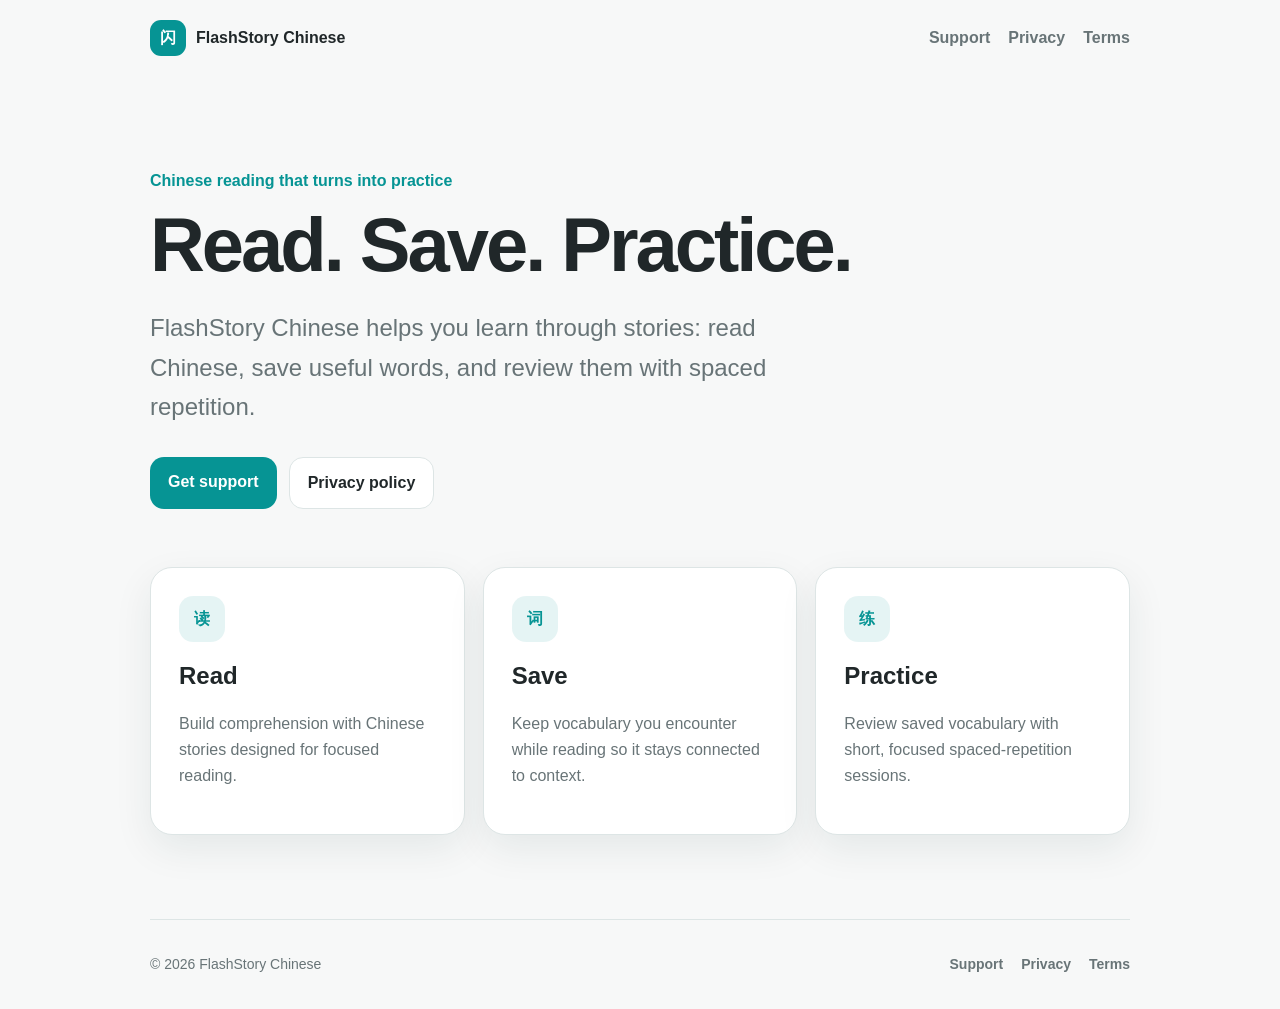
<file: index.html>
<!doctype html>
<html lang="en">
<head>
  <meta charset="utf-8" />
  <meta name="viewport" content="width=device-width, initial-scale=1" />
  <meta name="description" content="FlashStory Chinese — read Chinese stories, save vocabulary, and practice what you learn." />
  <title>FlashStory Chinese</title>
  <link rel="stylesheet" href="styles.css" />
</head>
<body>
  <header class="site-header">
    <a class="brand" href="./" aria-label="FlashStory Chinese home">
      <span class="brand-mark" aria-hidden="true">闪</span>
      <span>FlashStory Chinese</span>
    </a>
    <nav aria-label="Primary">
      <a href="support.html">Support</a>
      <a href="privacy.html">Privacy</a>
      <a href="terms.html">Terms</a>
    </nav>
  </header>

  <main>
    <section class="hero">
      <div class="eyebrow">Chinese reading that turns into practice</div>
      <h1>Read. Save. Practice.</h1>
      <p class="lede">
        FlashStory Chinese helps you learn through stories: read Chinese, save useful words,
        and review them with spaced repetition.
      </p>
      <div class="hero-actions">
        <a class="button primary" href="support.html">Get support</a>
        <a class="button secondary" href="privacy.html">Privacy policy</a>
      </div>
    </section>

    <section class="feature-grid" aria-label="How FlashStory works">
      <article class="card">
        <div class="icon" aria-hidden="true">读</div>
        <h2>Read</h2>
        <p>Build comprehension with Chinese stories designed for focused reading.</p>
      </article>
      <article class="card">
        <div class="icon" aria-hidden="true">词</div>
        <h2>Save</h2>
        <p>Keep vocabulary you encounter while reading so it stays connected to context.</p>
      </article>
      <article class="card">
        <div class="icon" aria-hidden="true">练</div>
        <h2>Practice</h2>
        <p>Review saved vocabulary with short, focused spaced-repetition sessions.</p>
      </article>
    </section>
  </main>

  <footer>
    <span>© 2026 FlashStory Chinese</span>
    <div>
      <a href="support.html">Support</a>
      <a href="privacy.html">Privacy</a>
      <a href="terms.html">Terms</a>
    </div>
  </footer>
</body>
</html>
</file>
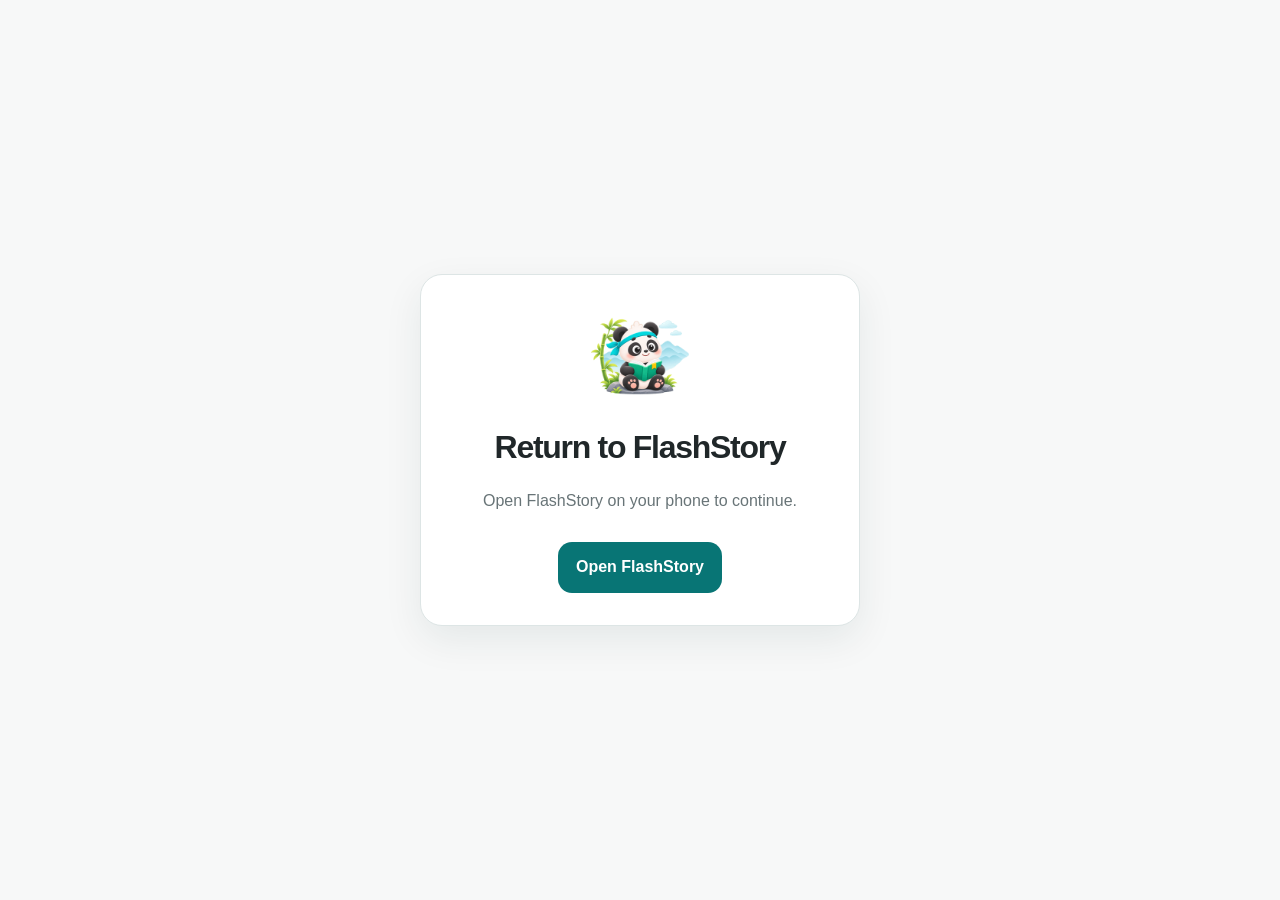
<file: confirm-email.html>
<!doctype html>
<html lang="en">
<head>
  <meta charset="utf-8">
  <meta name="viewport" content="width=device-width, initial-scale=1">
  <meta name="referrer" content="no-referrer">
  <meta name="robots" content="noindex">
  <title>Return to FlashStory</title>
  <link rel="stylesheet" href="styles.css">
  <style>
    body { min-height: 100vh; min-height: 100svh; display: grid; place-items: center; }
    main { max-width: 440px; text-align: center; }
    .legal { margin: 24px 0; padding: 32px 24px; }
    img { display: block; margin: 0 auto 24px; }
    .legal h1 { font-size: 32px; line-height: 1.15; }
    .legal p { margin: 16px 0 28px; }
    .button.primary { background: #087575; }
    .button:focus-visible { outline: 3px solid var(--text); outline-offset: 4px; }
  </style>
</head>
<body>
  <main>
    <section class="legal" aria-labelledby="title">
      <img src="assets/email/reading-panda.png" width="98" height="98" alt="">
      <h1 id="title">Return to FlashStory</h1>
      <p id="detail">Open FlashStory on your phone to continue.</p>
      <a class="button primary" href="flashstorychinese://sign-in">Open FlashStory</a>
    </section>
  </main>
  <script>
    (() => {
      const query = new URLSearchParams(location.search);
      const fragment = new URLSearchParams(location.hash.slice(1));
      if (location.search || location.hash) history.replaceState(null, '', location.pathname);

      let heading;
      let detail;
      if (['error', 'error_code', 'error_description'].some(key => query.has(key) || fragment.has(key))) {
        heading = 'This link could not be used';
        detail = 'If you already confirmed your email, sign in to FlashStory. Otherwise, open your latest email or request a fresh link in the app.';
      } else if ((fragment.get('message') || query.get('message') || '').includes('confirm link sent to the other email')) {
        heading = 'Check your other inbox';
        detail = 'Open the confirmation link sent to your other email address to finish the change.';
      } else if (['signup', 'email_change'].includes(fragment.get('type')) && fragment.get('access_token')) {
        heading = 'Email confirmed';
        detail = 'Open FlashStory on your phone and sign in with your email and password.';
      } else {
        return;
      }
      document.title = heading + ' | FlashStory';
      document.getElementById('title').textContent = heading;
      document.getElementById('detail').textContent = detail;
    })();
  </script>
</body>
</html>
</file>
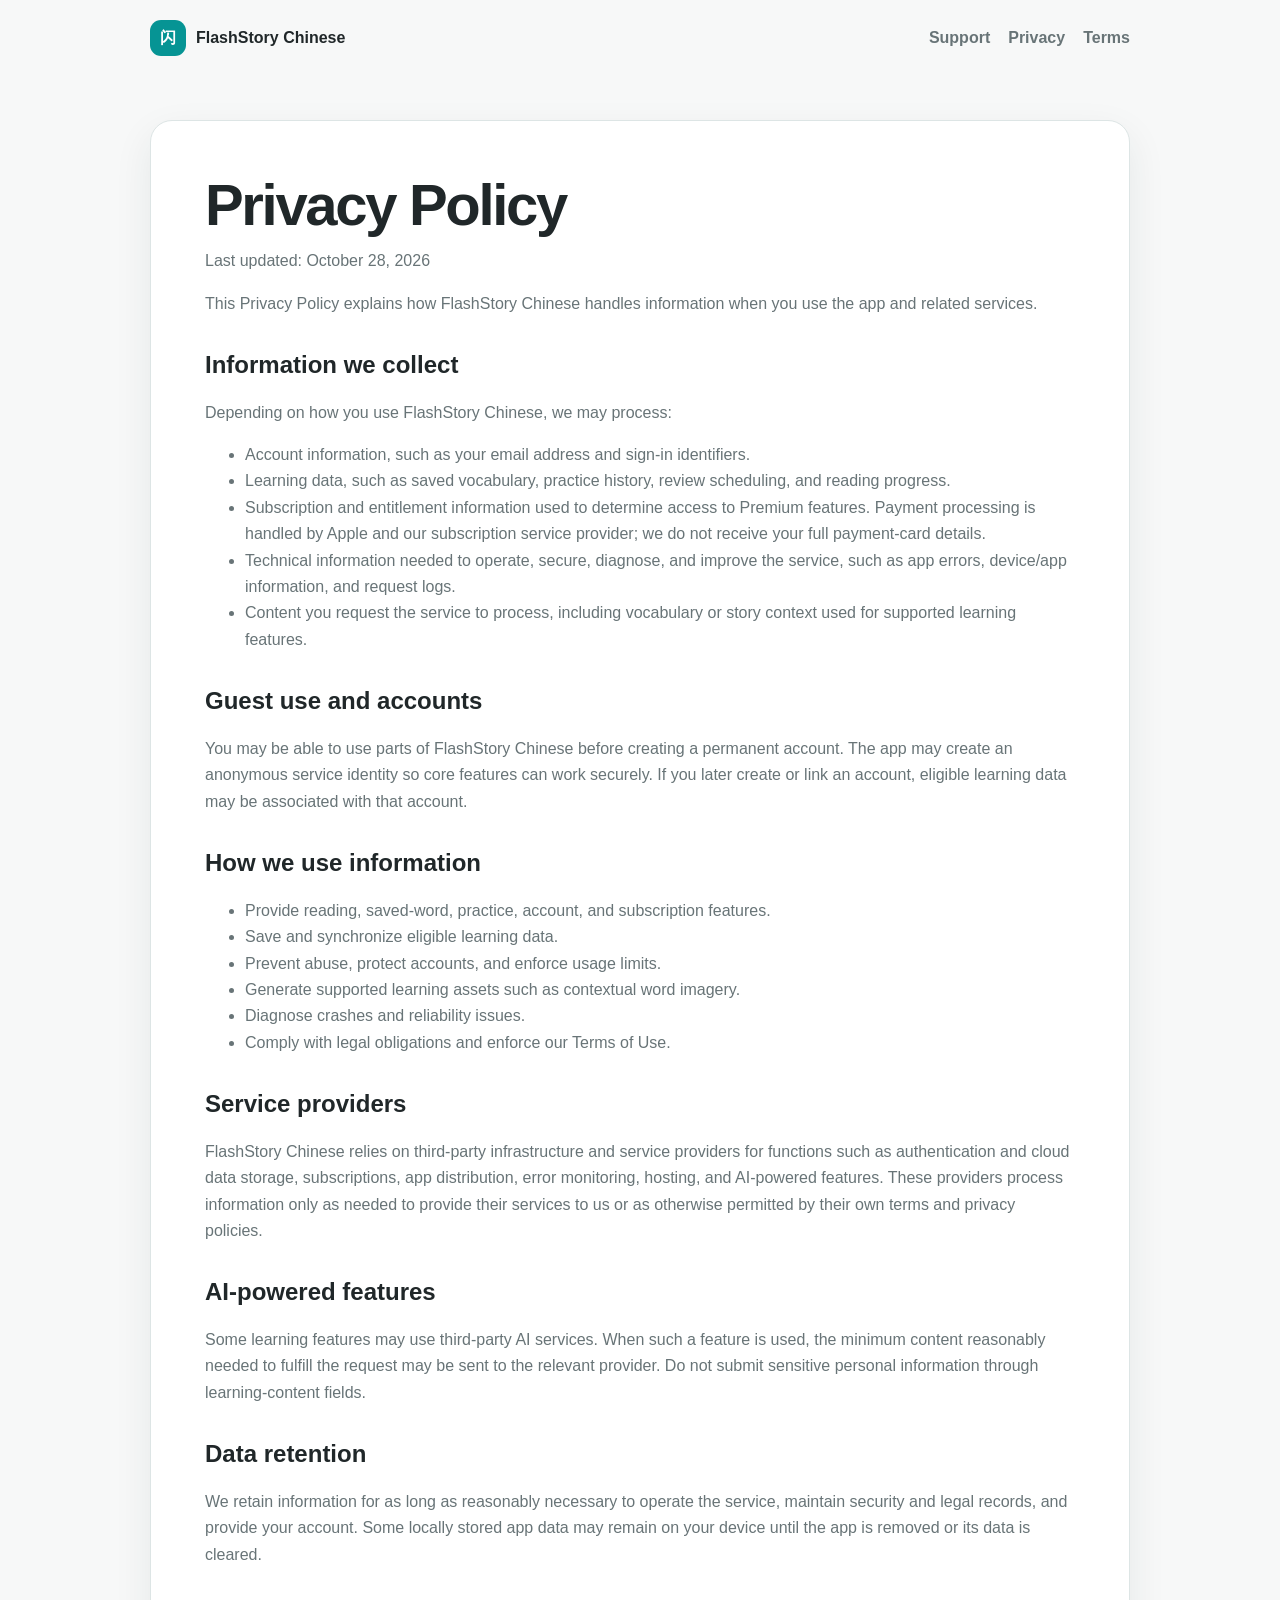
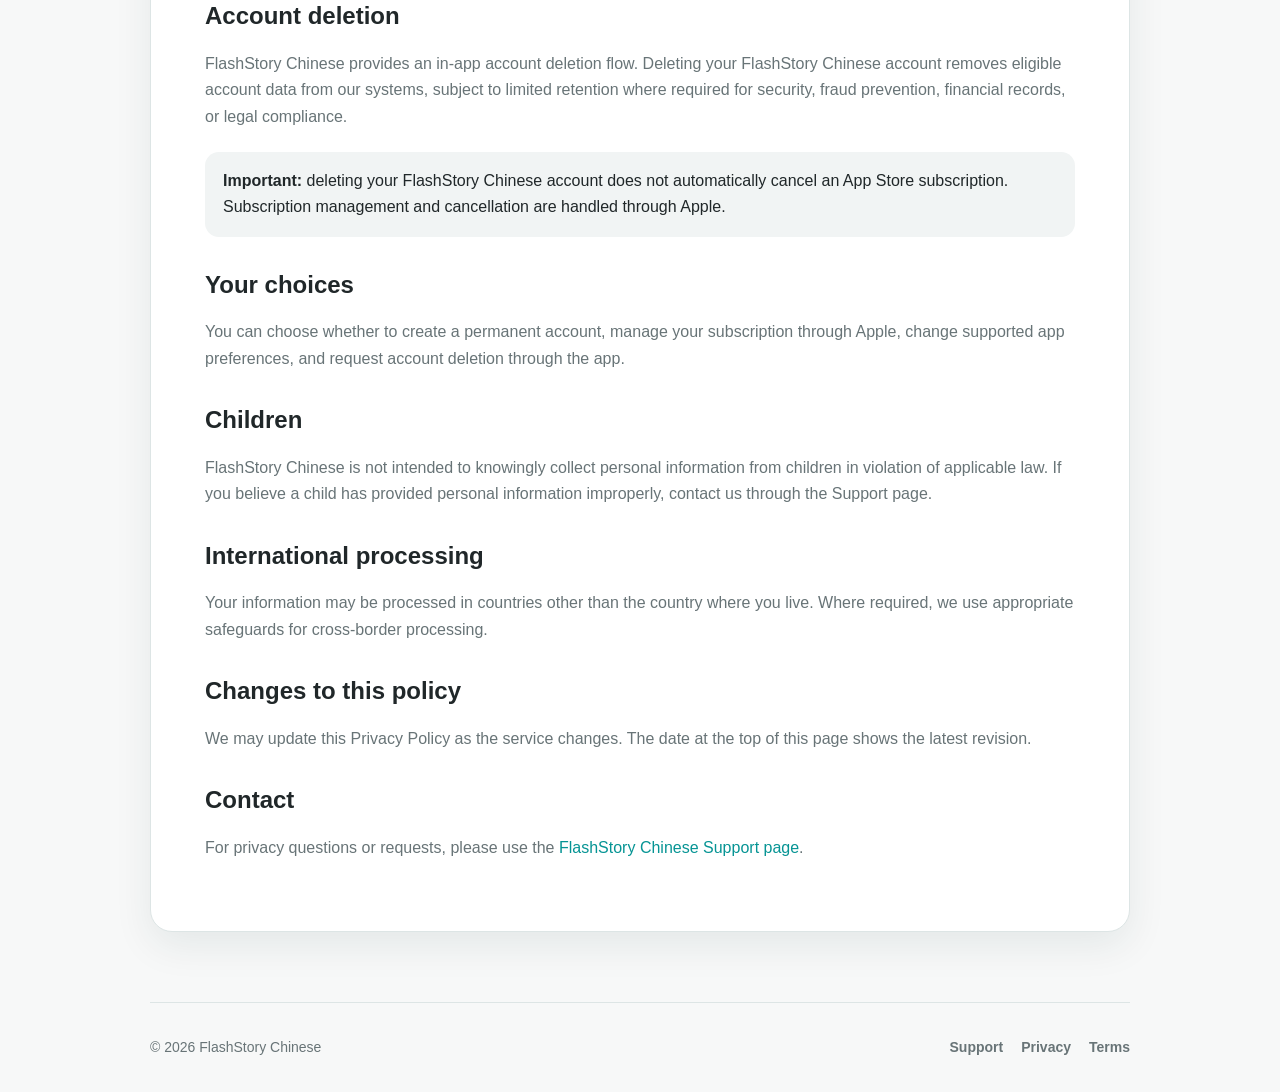
<file: privacy.html>
<!doctype html>
<html lang="en">
<head>
  <meta charset="utf-8" />
  <meta name="viewport" content="width=device-width, initial-scale=1" />
  <title>Privacy Policy — FlashStory Chinese</title>
  <link rel="stylesheet" href="styles.css" />
</head>
<body>
  <header class="site-header">
    <a class="brand" href="./"><span class="brand-mark">闪</span><span>FlashStory Chinese</span></a>
    <nav><a href="support.html">Support</a><a href="privacy.html">Privacy</a><a href="terms.html">Terms</a></nav>
  </header>
  <main>
    <article class="legal">
      <h1>Privacy Policy</h1>
      <p class="updated">Last updated: October 28, 2026</p>
      <p>This Privacy Policy explains how FlashStory Chinese handles information when you use the app and related services.</p>

      <h2>Information we collect</h2>
      <p>Depending on how you use FlashStory Chinese, we may process:</p>
      <ul>
        <li>Account information, such as your email address and sign-in identifiers.</li>
        <li>Learning data, such as saved vocabulary, practice history, review scheduling, and reading progress.</li>
        <li>Subscription and entitlement information used to determine access to Premium features. Payment processing is handled by Apple and our subscription service provider; we do not receive your full payment-card details.</li>
        <li>Technical information needed to operate, secure, diagnose, and improve the service, such as app errors, device/app information, and request logs.</li>
        <li>Content you request the service to process, including vocabulary or story context used for supported learning features.</li>
      </ul>

      <h2>Guest use and accounts</h2>
      <p>You may be able to use parts of FlashStory Chinese before creating a permanent account. The app may create an anonymous service identity so core features can work securely. If you later create or link an account, eligible learning data may be associated with that account.</p>

      <h2>How we use information</h2>
      <ul>
        <li>Provide reading, saved-word, practice, account, and subscription features.</li>
        <li>Save and synchronize eligible learning data.</li>
        <li>Prevent abuse, protect accounts, and enforce usage limits.</li>
        <li>Generate supported learning assets such as contextual word imagery.</li>
        <li>Diagnose crashes and reliability issues.</li>
        <li>Comply with legal obligations and enforce our Terms of Use.</li>
      </ul>

      <h2>Service providers</h2>
      <p>FlashStory Chinese relies on third-party infrastructure and service providers for functions such as authentication and cloud data storage, subscriptions, app distribution, error monitoring, hosting, and AI-powered features. These providers process information only as needed to provide their services to us or as otherwise permitted by their own terms and privacy policies.</p>

      <h2>AI-powered features</h2>
      <p>Some learning features may use third-party AI services. When such a feature is used, the minimum content reasonably needed to fulfill the request may be sent to the relevant provider. Do not submit sensitive personal information through learning-content fields.</p>

      <h2>Data retention</h2>
      <p>We retain information for as long as reasonably necessary to operate the service, maintain security and legal records, and provide your account. Some locally stored app data may remain on your device until the app is removed or its data is cleared.</p>

      <h2>Account deletion</h2>
      <p>FlashStory Chinese provides an in-app account deletion flow. Deleting your FlashStory Chinese account removes eligible account data from our systems, subject to limited retention where required for security, fraud prevention, financial records, or legal compliance.</p>
      <div class="notice"><strong>Important:</strong> deleting your FlashStory Chinese account does not automatically cancel an App Store subscription. Subscription management and cancellation are handled through Apple.</div>

      <h2>Your choices</h2>
      <p>You can choose whether to create a permanent account, manage your subscription through Apple, change supported app preferences, and request account deletion through the app.</p>

      <h2>Children</h2>
      <p>FlashStory Chinese is not intended to knowingly collect personal information from children in violation of applicable law. If you believe a child has provided personal information improperly, contact us through the Support page.</p>

      <h2>International processing</h2>
      <p>Your information may be processed in countries other than the country where you live. Where required, we use appropriate safeguards for cross-border processing.</p>

      <h2>Changes to this policy</h2>
      <p>We may update this Privacy Policy as the service changes. The date at the top of this page shows the latest revision.</p>

      <h2>Contact</h2>
      <p>For privacy questions or requests, please use the <a href="support.html">FlashStory Chinese Support page</a>.</p>
    </article>
  </main>
  <footer><span>© 2026 FlashStory Chinese</span><div><a href="support.html">Support</a><a href="privacy.html">Privacy</a><a href="terms.html">Terms</a></div></footer>
</body>
</html>
</file>
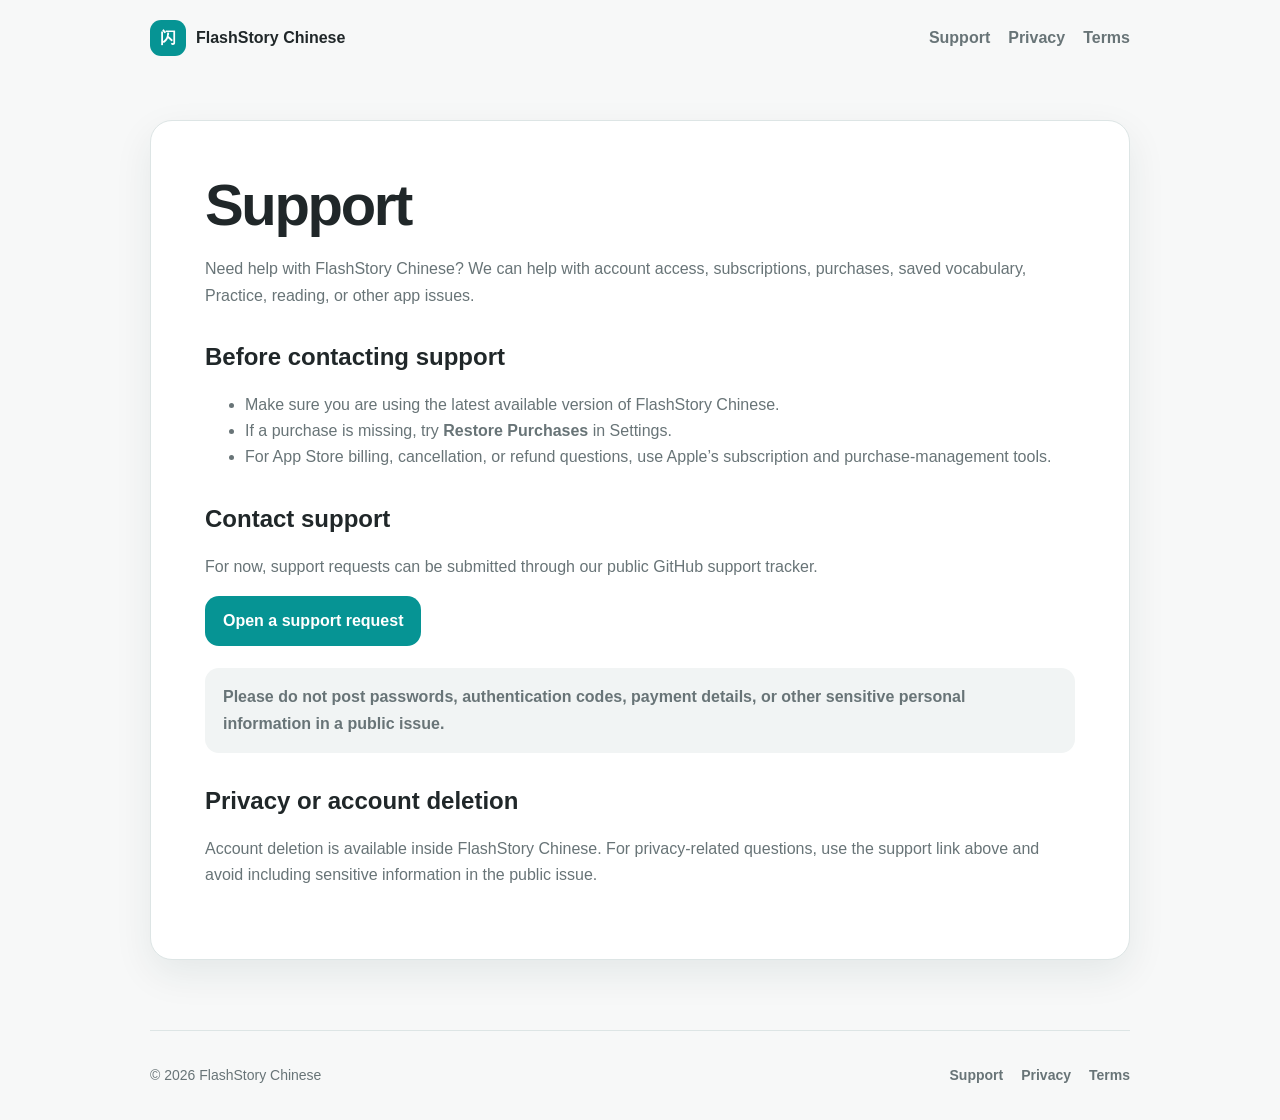
<file: support.html>
<!doctype html>
<html lang="en">
<head>
  <meta charset="utf-8" />
  <meta name="viewport" content="width=device-width, initial-scale=1" />
  <title>Support — FlashStory Chinese</title>
  <link rel="stylesheet" href="styles.css" />
</head>
<body>
  <header class="site-header">
    <a class="brand" href="./"><span class="brand-mark">闪</span><span>FlashStory Chinese</span></a>
    <nav><a href="support.html">Support</a><a href="privacy.html">Privacy</a><a href="terms.html">Terms</a></nav>
  </header>
  <main>
    <article class="legal">
      <h1>Support</h1>
      <p>Need help with FlashStory Chinese? We can help with account access, subscriptions, purchases, saved vocabulary, Practice, reading, or other app issues.</p>

      <h2>Before contacting support</h2>
      <ul>
        <li>Make sure you are using the latest available version of FlashStory Chinese.</li>
        <li>If a purchase is missing, try <strong>Restore Purchases</strong> in Settings.</li>
        <li>For App Store billing, cancellation, or refund questions, use Apple’s subscription and purchase-management tools.</li>
      </ul>

      <h2>Contact support</h2>
      <p>For now, support requests can be submitted through our public GitHub support tracker.</p>
      <p><a class="button primary" href="https://github.com/Rrojaski/FlashStory-Chinese-Site/issues/new">Open a support request</a></p>
      <p class="notice"><strong>Please do not post passwords, authentication codes, payment details, or other sensitive personal information in a public issue.</strong></p>

      <h2>Privacy or account deletion</h2>
      <p>Account deletion is available inside FlashStory Chinese. For privacy-related questions, use the support link above and avoid including sensitive information in the public issue.</p>
    </article>
  </main>
  <footer><span>© 2026 FlashStory Chinese</span><div><a href="support.html">Support</a><a href="privacy.html">Privacy</a><a href="terms.html">Terms</a></div></footer>
</body>
</html>
</file>
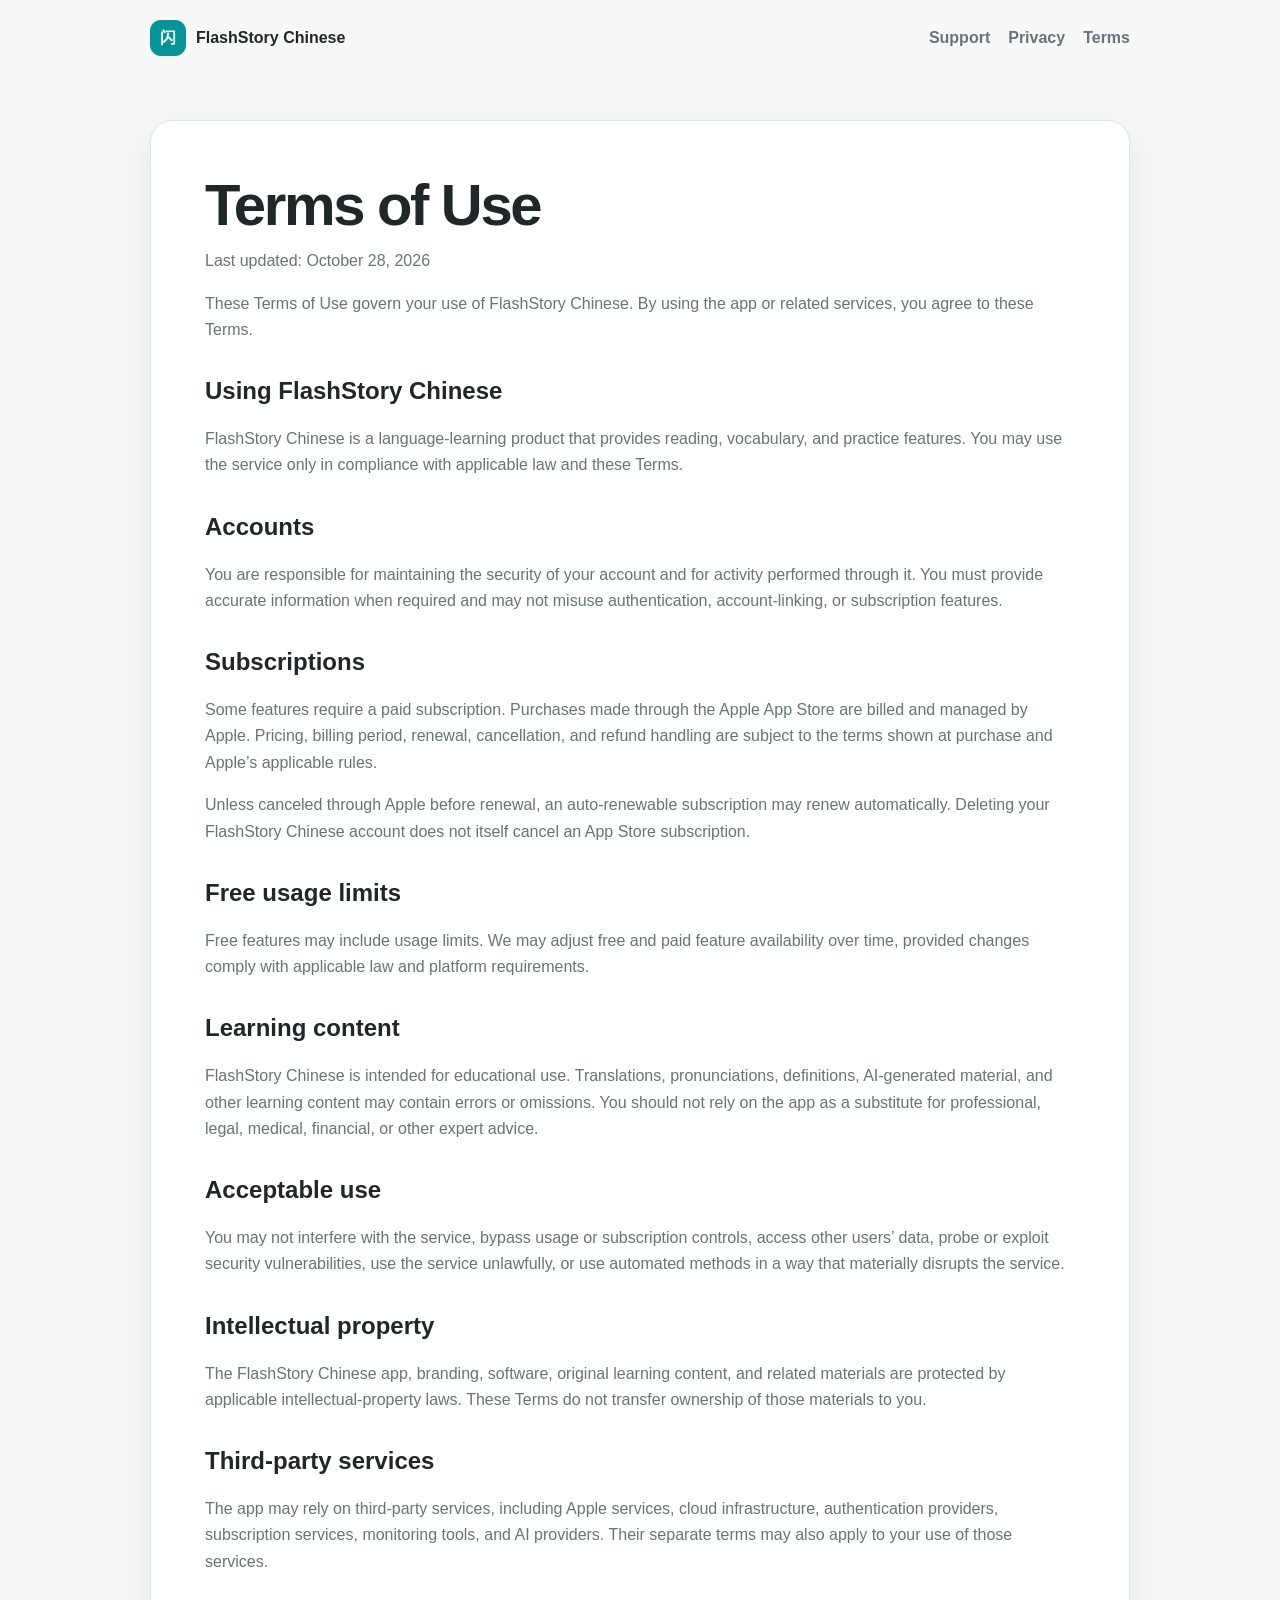
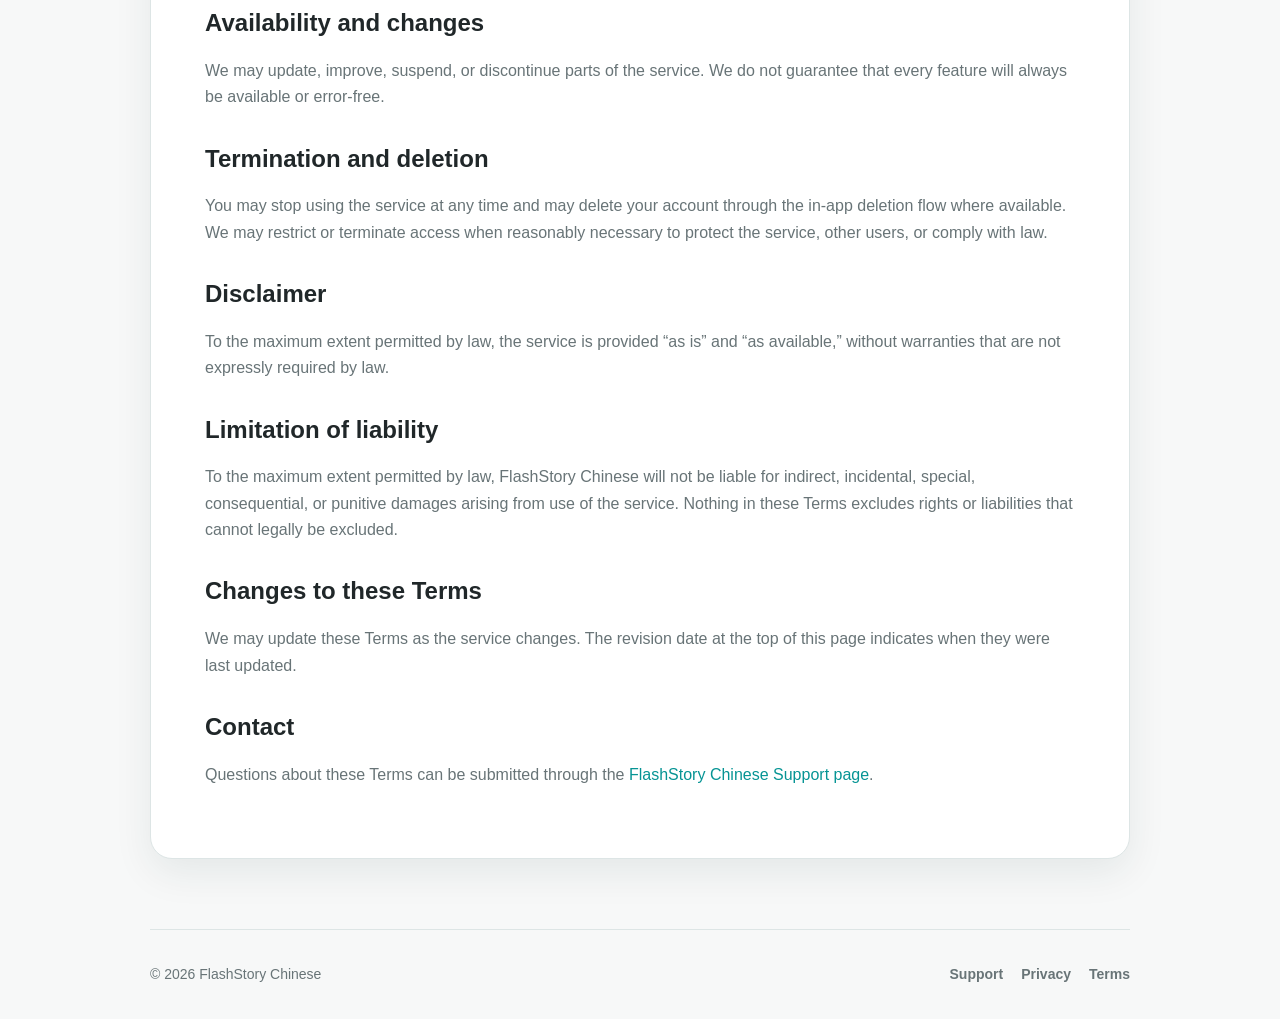
<file: terms.html>
<!doctype html>
<html lang="en">
<head>
  <meta charset="utf-8" />
  <meta name="viewport" content="width=device-width, initial-scale=1" />
  <title>Terms of Use — FlashStory Chinese</title>
  <link rel="stylesheet" href="styles.css" />
</head>
<body>
  <header class="site-header">
    <a class="brand" href="./"><span class="brand-mark">闪</span><span>FlashStory Chinese</span></a>
    <nav><a href="support.html">Support</a><a href="privacy.html">Privacy</a><a href="terms.html">Terms</a></nav>
  </header>
  <main>
    <article class="legal">
      <h1>Terms of Use</h1>
      <p class="updated">Last updated: October 28, 2026</p>
      <p>These Terms of Use govern your use of FlashStory Chinese. By using the app or related services, you agree to these Terms.</p>

      <h2>Using FlashStory Chinese</h2>
      <p>FlashStory Chinese is a language-learning product that provides reading, vocabulary, and practice features. You may use the service only in compliance with applicable law and these Terms.</p>

      <h2>Accounts</h2>
      <p>You are responsible for maintaining the security of your account and for activity performed through it. You must provide accurate information when required and may not misuse authentication, account-linking, or subscription features.</p>

      <h2>Subscriptions</h2>
      <p>Some features require a paid subscription. Purchases made through the Apple App Store are billed and managed by Apple. Pricing, billing period, renewal, cancellation, and refund handling are subject to the terms shown at purchase and Apple’s applicable rules.</p>
      <p>Unless canceled through Apple before renewal, an auto-renewable subscription may renew automatically. Deleting your FlashStory Chinese account does not itself cancel an App Store subscription.</p>

      <h2>Free usage limits</h2>
      <p>Free features may include usage limits. We may adjust free and paid feature availability over time, provided changes comply with applicable law and platform requirements.</p>

      <h2>Learning content</h2>
      <p>FlashStory Chinese is intended for educational use. Translations, pronunciations, definitions, AI-generated material, and other learning content may contain errors or omissions. You should not rely on the app as a substitute for professional, legal, medical, financial, or other expert advice.</p>

      <h2>Acceptable use</h2>
      <p>You may not interfere with the service, bypass usage or subscription controls, access other users’ data, probe or exploit security vulnerabilities, use the service unlawfully, or use automated methods in a way that materially disrupts the service.</p>

      <h2>Intellectual property</h2>
      <p>The FlashStory Chinese app, branding, software, original learning content, and related materials are protected by applicable intellectual-property laws. These Terms do not transfer ownership of those materials to you.</p>

      <h2>Third-party services</h2>
      <p>The app may rely on third-party services, including Apple services, cloud infrastructure, authentication providers, subscription services, monitoring tools, and AI providers. Their separate terms may also apply to your use of those services.</p>

      <h2>Availability and changes</h2>
      <p>We may update, improve, suspend, or discontinue parts of the service. We do not guarantee that every feature will always be available or error-free.</p>

      <h2>Termination and deletion</h2>
      <p>You may stop using the service at any time and may delete your account through the in-app deletion flow where available. We may restrict or terminate access when reasonably necessary to protect the service, other users, or comply with law.</p>

      <h2>Disclaimer</h2>
      <p>To the maximum extent permitted by law, the service is provided “as is” and “as available,” without warranties that are not expressly required by law.</p>

      <h2>Limitation of liability</h2>
      <p>To the maximum extent permitted by law, FlashStory Chinese will not be liable for indirect, incidental, special, consequential, or punitive damages arising from use of the service. Nothing in these Terms excludes rights or liabilities that cannot legally be excluded.</p>

      <h2>Changes to these Terms</h2>
      <p>We may update these Terms as the service changes. The revision date at the top of this page indicates when they were last updated.</p>

      <h2>Contact</h2>
      <p>Questions about these Terms can be submitted through the <a href="support.html">FlashStory Chinese Support page</a>.</p>
    </article>
  </main>
  <footer><span>© 2026 FlashStory Chinese</span><div><a href="support.html">Support</a><a href="privacy.html">Privacy</a><a href="terms.html">Terms</a></div></footer>
</body>
</html>
</file>
<file: styles.css>
:root {
  color-scheme: light dark;
  --teal: #069494;
  --teal-dark: #057878;
  --coral: #ff8559;
  --bg: #f7f8f8;
  --surface: #ffffff;
  --surface-2: #f1f4f4;
  --text: #202729;
  --muted: #687477;
  --border: #dde5e5;
  --shadow: 0 14px 38px rgba(19, 54, 54, 0.08);
  --radius: 22px;
  --max: 980px;
}
* { box-sizing: border-box; }
html { scroll-behavior: smooth; }
body {
  margin: 0;
  font-family: Inter, ui-sans-serif, -apple-system, BlinkMacSystemFont, "Segoe UI", sans-serif;
  background: var(--bg);
  color: var(--text);
  line-height: 1.65;
}
a { color: var(--teal); text-decoration: none; }
a:hover { text-decoration: underline; }
.site-header, footer, main { width: min(calc(100% - 32px), var(--max)); margin-inline: auto; }
.site-header {
  min-height: 76px;
  display: flex;
  align-items: center;
  justify-content: space-between;
  gap: 24px;
}
.brand { display: flex; align-items: center; gap: 10px; color: var(--text); font-weight: 800; }
.brand:hover { text-decoration: none; }
.brand-mark {
  width: 36px; height: 36px; border-radius: 11px;
  display: grid; place-items: center;
  background: var(--teal); color: white; font-weight: 800;
}
nav, footer div { display: flex; gap: 18px; flex-wrap: wrap; }
nav a, footer a { color: var(--muted); font-weight: 650; }
.hero { padding: 92px 0 58px; max-width: 760px; }
.eyebrow { color: var(--teal); font-weight: 750; margin-bottom: 12px; }
h1 { font-size: clamp(44px, 8vw, 76px); line-height: 1.02; letter-spacing: -0.04em; margin: 0 0 22px; }
h2 { line-height: 1.2; }
.lede { font-size: clamp(19px, 2.7vw, 24px); color: var(--muted); max-width: 700px; }
.hero-actions { display: flex; gap: 12px; flex-wrap: wrap; margin-top: 30px; }
.button {
  display: inline-block; padding: 12px 18px; border-radius: 14px; font-weight: 750;
}
.button:hover { text-decoration: none; }
.primary { background: var(--teal); color: white; }
.primary:hover { background: var(--teal-dark); }
.secondary { background: var(--surface); color: var(--text); border: 1px solid var(--border); }
.feature-grid {
  display: grid; grid-template-columns: repeat(3, 1fr); gap: 18px; padding-bottom: 84px;
}
.card, .legal {
  background: var(--surface); border: 1px solid var(--border);
  border-radius: var(--radius); box-shadow: var(--shadow);
}
.card { padding: 28px; }
.icon { width: 46px; height: 46px; border-radius: 14px; display: grid; place-items: center; background: rgba(6,148,148,.1); color: var(--teal); font-weight: 800; }
.card p, .legal p, .legal li { color: var(--muted); }
.legal { padding: clamp(24px, 5vw, 54px); margin: 44px 0 70px; }
.legal h1 { font-size: clamp(38px, 6vw, 58px); }
.legal h2 { margin-top: 34px; }
.updated { color: var(--muted); margin-top: -8px; }
.notice {
  background: var(--surface-2); border-radius: 14px; padding: 16px 18px; margin: 22px 0;
}
footer {
  border-top: 1px solid var(--border); min-height: 90px;
  display: flex; align-items: center; justify-content: space-between; gap: 20px;
  color: var(--muted); font-size: 14px;
}
@media (max-width: 760px) {
  .site-header { align-items: flex-start; padding-top: 18px; flex-direction: column; }
  .feature-grid { grid-template-columns: 1fr; }
  .hero { padding-top: 62px; }
  footer { padding: 24px 0; align-items: flex-start; flex-direction: column; }
}
@media (prefers-color-scheme: dark) {
  :root {
    --bg: #0f1115;
    --surface: #171a1f;
    --surface-2: #1d2128;
    --text: #f5f5f5;
    --muted: #aeb7ba;
    --border: #2a2e36;
    --shadow: none;
  }
}
</file>
